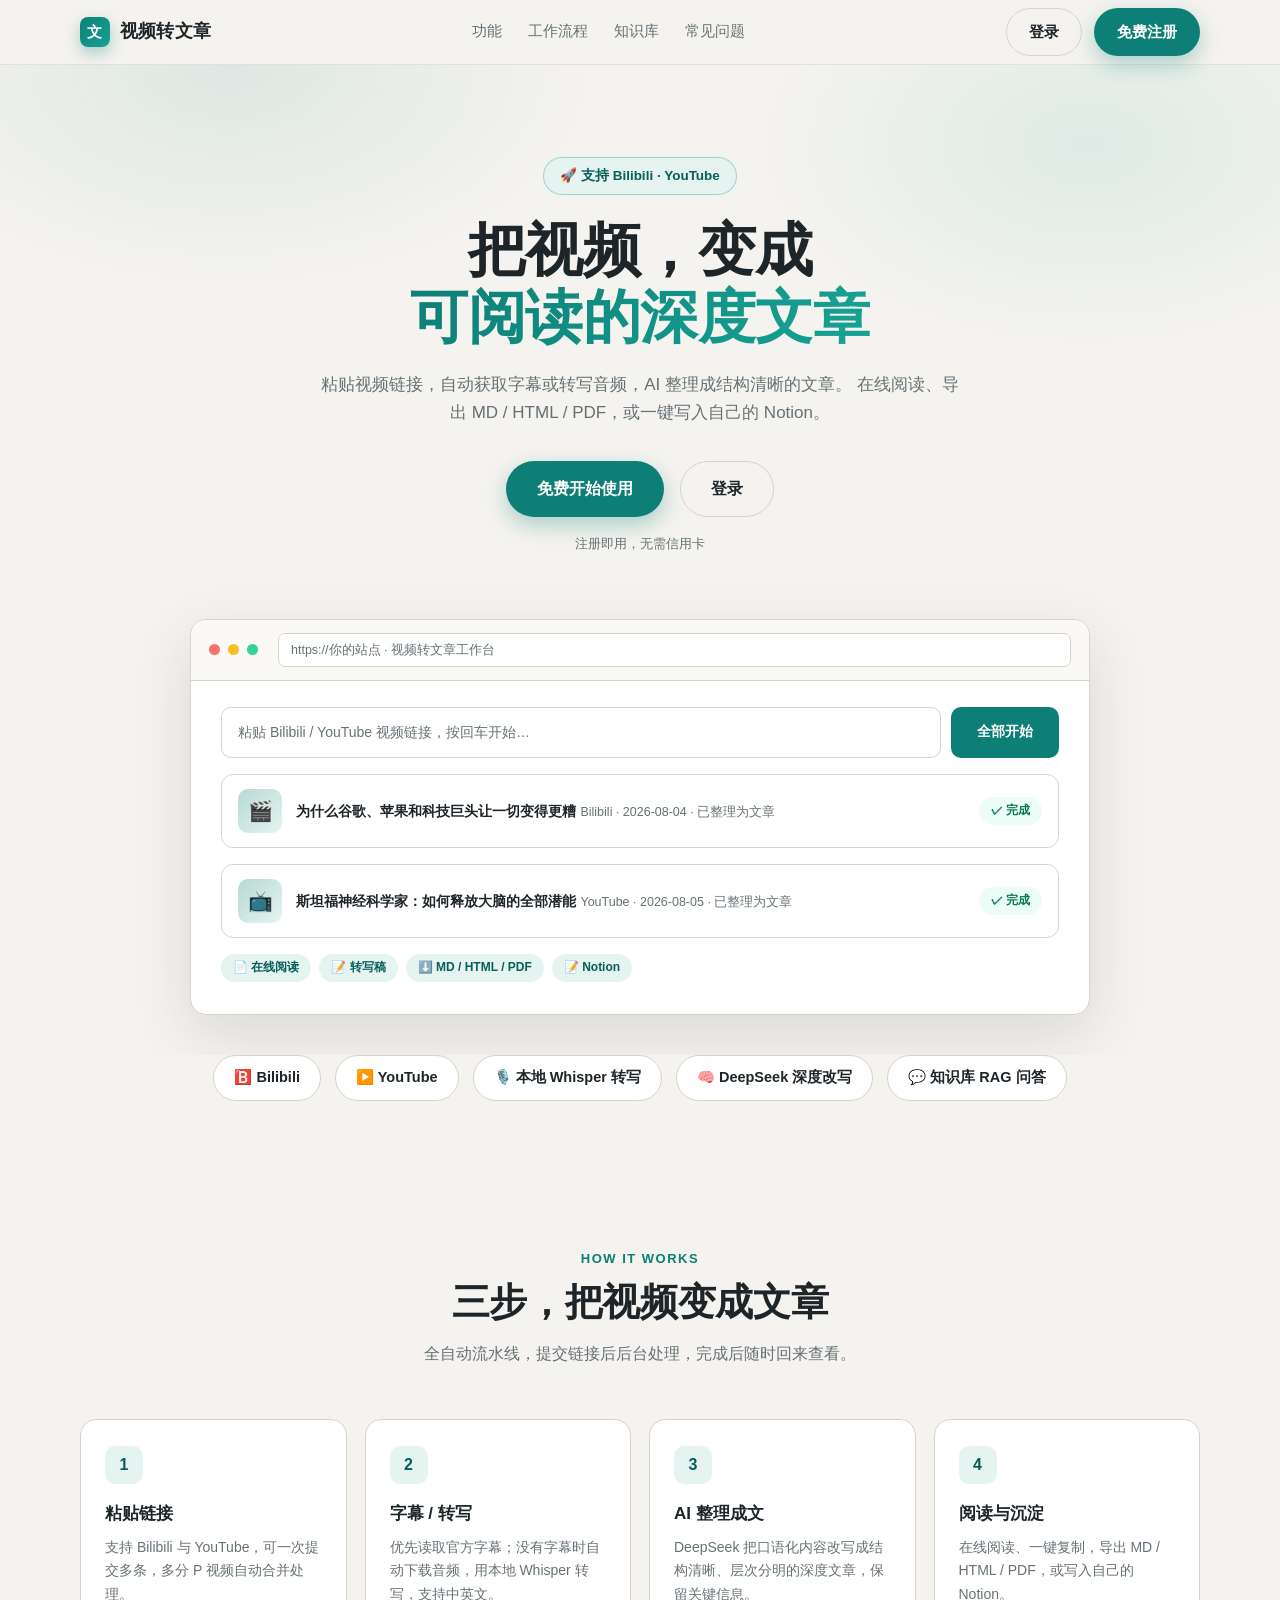
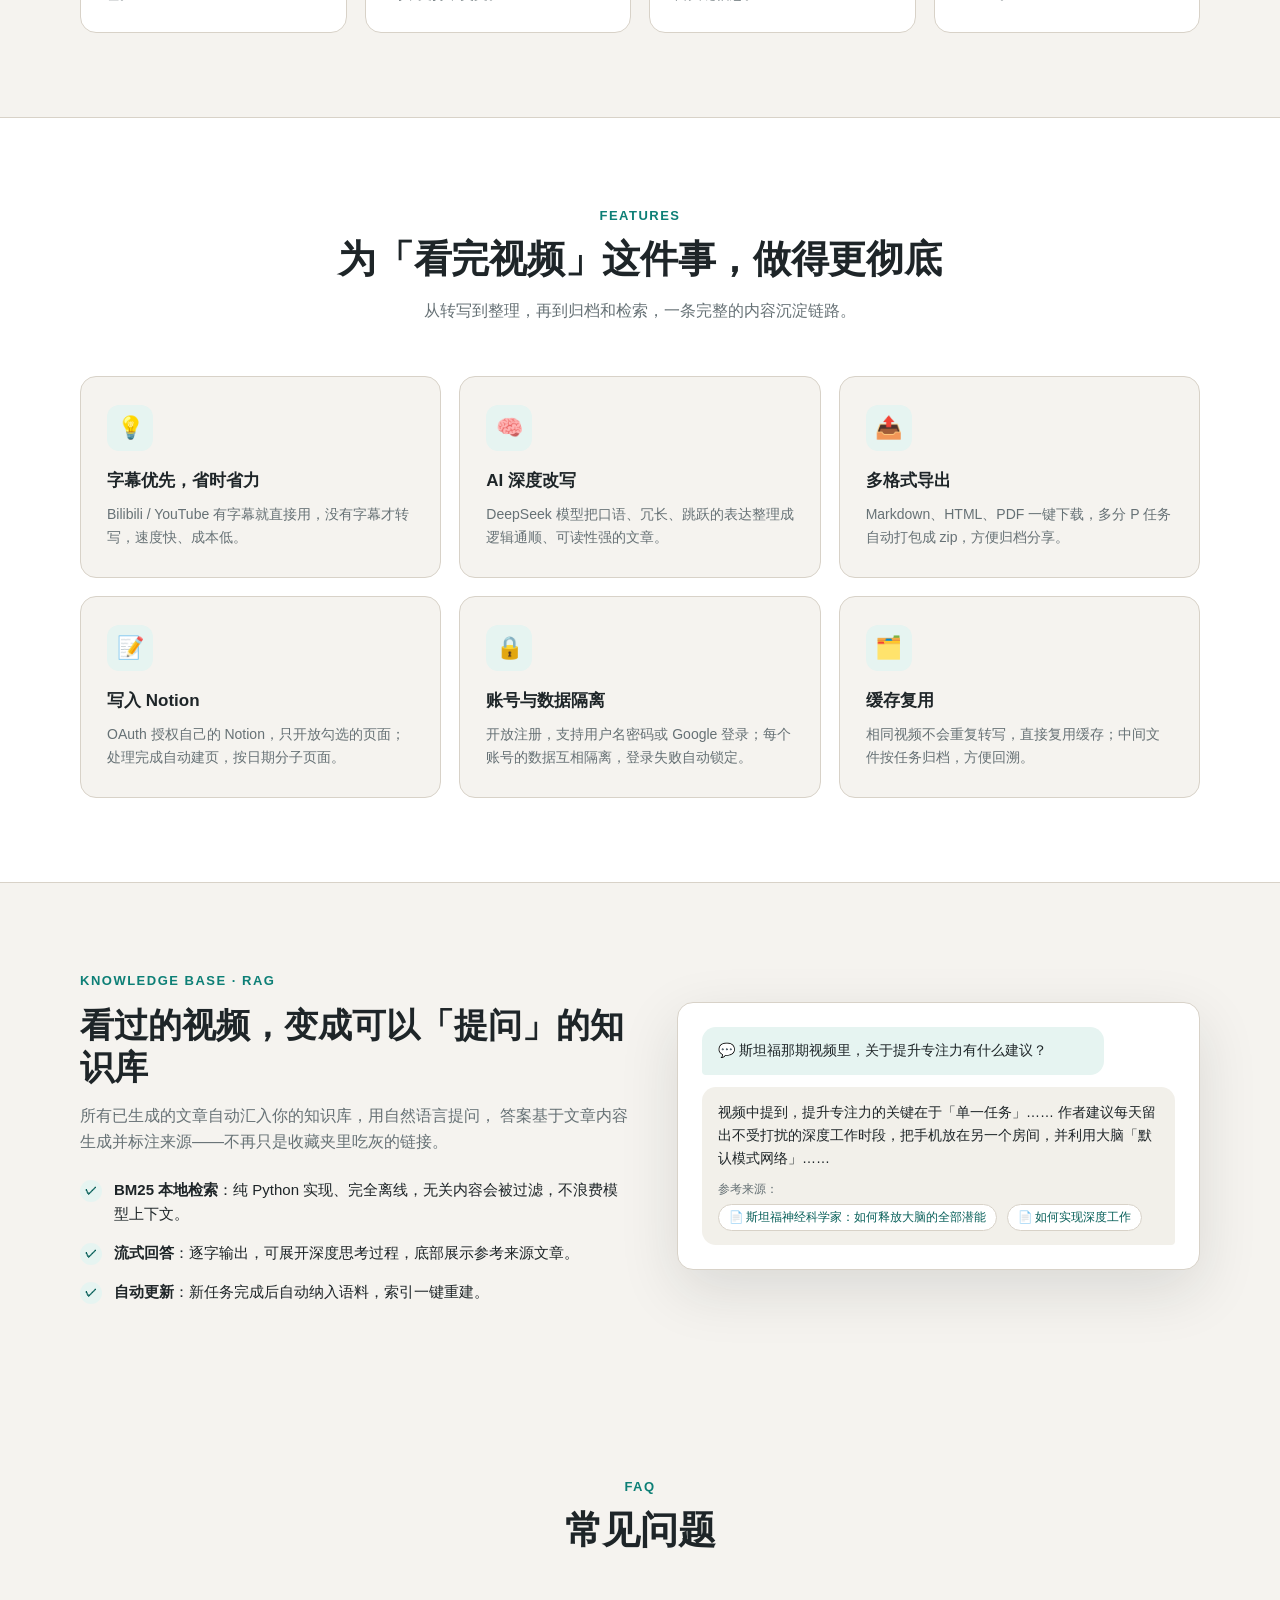
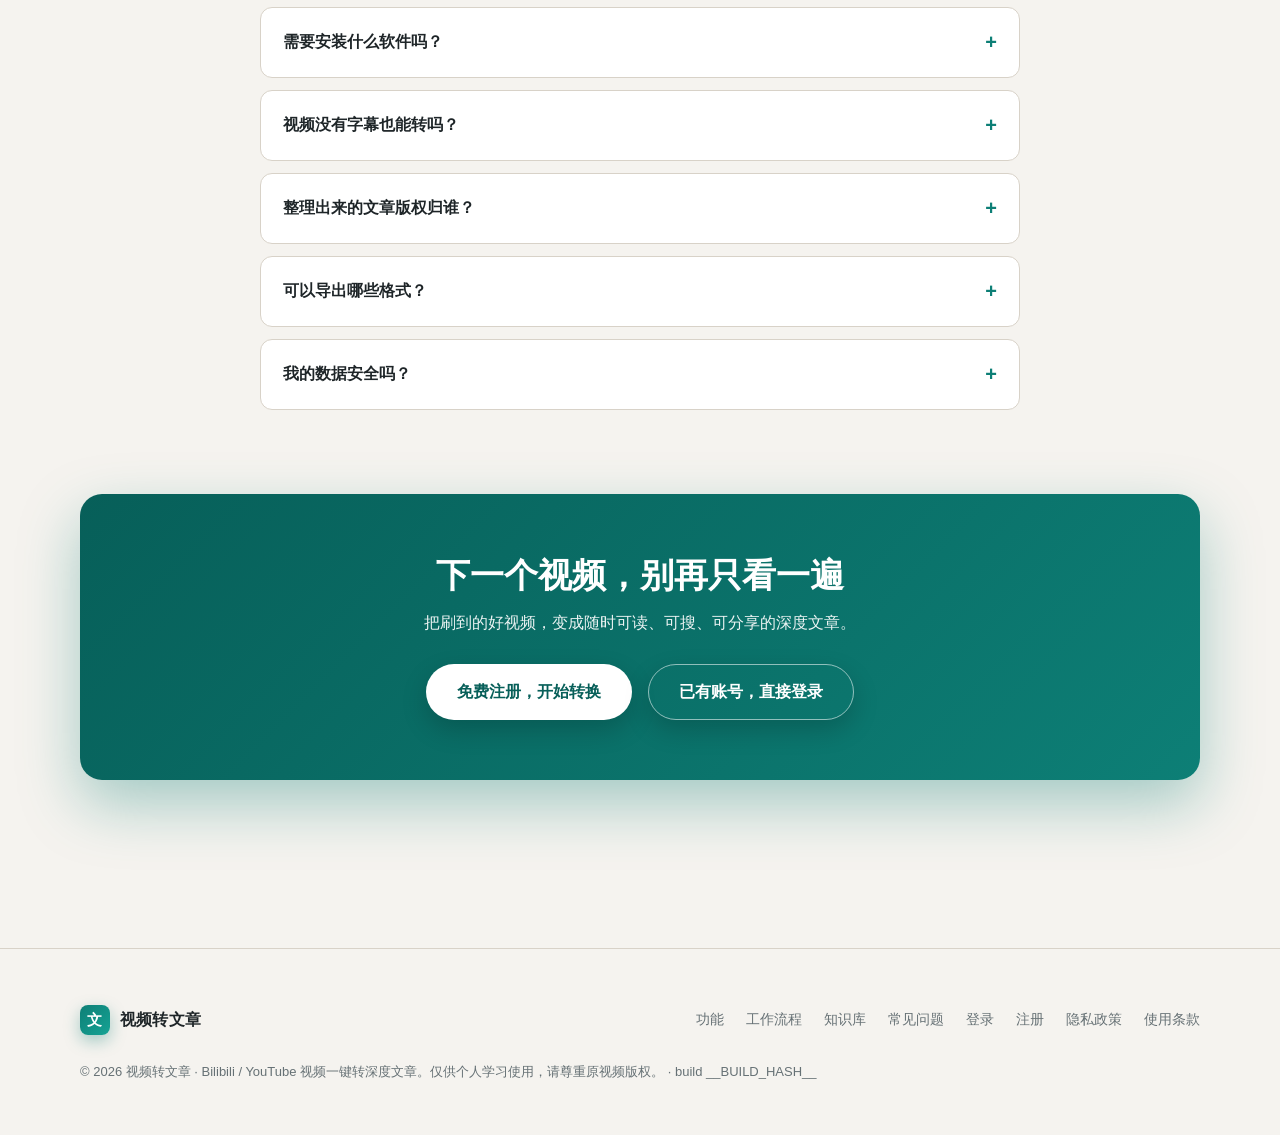
<file: static/landing.html>
<!doctype html>
<html lang="zh-CN">
  <head>
    <meta charset="utf-8" />
    <meta name="viewport" content="width=device-width, initial-scale=1" />
    <meta
      name="description"
      content="视频转文章：粘贴 Bilibili / YouTube 链接，自动获取字幕或转写音频，AI 整理成深度文章。支持在线阅读、导出 MD / HTML / PDF，一键写入 Notion，还能用知识库向全部文章提问。"
    />
    <title>视频转文章 · Bilibili / YouTube 一键转深度文章</title>
    <style>
      :root {
        color-scheme: light;
        --bg: #f5f3ef;
        --text: #1e2528;
        --muted: #667175;
        --line: #d8d2c8;
        --panel: #ffffff;
        --accent: #0d7f76;
        --accent-strong: #075f59;
        --accent-soft: #e6f4f1;
        --danger: #b42318;
        --shadow: 0 20px 60px rgba(28, 32, 34, 0.12);
        --radius: 16px;
      }

      * {
        box-sizing: border-box;
      }

      html {
        scroll-behavior: smooth;
      }

      body {
        margin: 0;
        font-family: "Inter", "SF Pro Display", "PingFang SC", "Hiragino Sans GB",
          "Microsoft YaHei", "Segoe UI", Arial, sans-serif;
        color: var(--text);
        background: var(--bg);
        line-height: 1.65;
        -webkit-font-smoothing: antialiased;
      }

      a {
        color: inherit;
        text-decoration: none;
      }

      .wrap {
        width: min(1120px, calc(100vw - 40px));
        margin: 0 auto;
      }

      /* ── 顶部导航 ─────────────────────────────── */

      .nav {
        position: sticky;
        top: 0;
        z-index: 50;
        background: rgba(245, 243, 239, 0.85);
        backdrop-filter: blur(12px);
        -webkit-backdrop-filter: blur(12px);
        border-bottom: 1px solid rgba(216, 210, 200, 0.6);
      }

      .nav-inner {
        display: flex;
        align-items: center;
        justify-content: space-between;
        height: 64px;
      }

      .brand {
        display: flex;
        align-items: center;
        gap: 10px;
        font-weight: 700;
        font-size: 18px;
        letter-spacing: 0.2px;
      }

      .brand-mark {
        width: 30px;
        height: 30px;
        border-radius: 8px;
        background: linear-gradient(135deg, var(--accent), #16a394);
        color: #fff;
        display: grid;
        place-items: center;
        font-size: 15px;
        box-shadow: 0 6px 16px rgba(13, 127, 118, 0.35);
      }

      .nav-links {
        display: flex;
        align-items: center;
        gap: 26px;
        color: var(--muted);
        font-size: 14.5px;
      }

      .nav-links a:hover {
        color: var(--text);
      }

      .nav-cta {
        display: flex;
        align-items: center;
        gap: 12px;
      }

      .btn {
        display: inline-flex;
        align-items: center;
        justify-content: center;
        gap: 8px;
        border-radius: 999px;
        padding: 11px 22px;
        font-size: 15px;
        font-weight: 600;
        cursor: pointer;
        border: 1px solid transparent;
        transition: transform 0.15s ease, box-shadow 0.2s ease, background 0.2s ease;
        white-space: nowrap;
      }

      .btn:active {
        transform: translateY(1px);
      }

      .btn-primary {
        background: var(--accent);
        color: #fff;
        box-shadow: 0 8px 22px rgba(13, 127, 118, 0.32);
      }

      .btn-primary:hover {
        background: var(--accent-strong);
        box-shadow: 0 10px 26px rgba(13, 127, 118, 0.4);
      }

      .btn-ghost {
        background: transparent;
        border-color: var(--line);
        color: var(--text);
      }

      .btn-ghost:hover {
        border-color: var(--accent);
        color: var(--accent-strong);
      }

      .btn-lg {
        padding: 14px 30px;
        font-size: 16px;
      }

      /* ── Hero ─────────────────────────────────── */

      .hero {
        position: relative;
        overflow: hidden;
        padding: 92px 0 40px;
        text-align: center;
      }

      .hero::before {
        content: "";
        position: absolute;
        inset: 0;
        background:
          radial-gradient(560px 340px at 18% 0%, rgba(13, 127, 118, 0.10), transparent 65%),
          radial-gradient(520px 320px at 85% 8%, rgba(22, 163, 148, 0.10), transparent 65%);
        pointer-events: none;
      }

      .hero-badge {
        display: inline-flex;
        align-items: center;
        gap: 8px;
        border: 1px solid rgba(13, 127, 118, 0.3);
        background: var(--accent-soft);
        color: var(--accent-strong);
        border-radius: 999px;
        padding: 7px 16px;
        font-size: 13.5px;
        font-weight: 600;
      }

      .hero h1 {
        font-size: clamp(34px, 5.4vw, 58px);
        line-height: 1.15;
        letter-spacing: -0.5px;
        margin: 22px auto 0;
        max-width: 820px;
      }

      .hero h1 .hl {
        background: linear-gradient(120deg, var(--accent), #16a394);
        -webkit-background-clip: text;
        background-clip: text;
        color: transparent;
      }

      .hero-sub {
        margin: 20px auto 0;
        max-width: 640px;
        color: var(--muted);
        font-size: 17px;
      }

      .hero-cta {
        margin-top: 34px;
        display: flex;
        align-items: center;
        justify-content: center;
        gap: 16px;
        flex-wrap: wrap;
      }

      .hero-note {
        margin-top: 16px;
        color: var(--muted);
        font-size: 13px;
      }

      /* ── 产品示意（浏览器窗口） ───────────────── */

      .mock {
        margin: 64px auto 0;
        max-width: 900px;
        background: var(--panel);
        border: 1px solid var(--line);
        border-radius: var(--radius);
        box-shadow: var(--shadow);
        text-align: left;
        overflow: hidden;
      }

      .mock-bar {
        display: flex;
        align-items: center;
        gap: 8px;
        padding: 13px 18px;
        border-bottom: 1px solid var(--line);
        background: #faf9f6;
      }

      .mock-dot {
        width: 11px;
        height: 11px;
        border-radius: 50%;
      }

      .mock-dot.r { background: #f87171; }
      .mock-dot.y { background: #fbbf24; }
      .mock-dot.g { background: #34d399; }

      .mock-url {
        margin-left: 12px;
        flex: 1;
        background: #fff;
        border: 1px solid var(--line);
        border-radius: 7px;
        padding: 6px 12px;
        font-size: 12.5px;
        color: var(--muted);
        overflow: hidden;
        text-overflow: ellipsis;
        white-space: nowrap;
      }

      .mock-body {
        padding: 26px 30px 32px;
        display: grid;
        gap: 16px;
      }

      .mock-form {
        display: flex;
        gap: 10px;
      }

      .mock-input {
        flex: 1;
        border: 1px solid var(--line);
        border-radius: 10px;
        padding: 13px 16px;
        font-size: 14px;
        color: var(--muted);
        background: #fff;
      }

      .mock-btn {
        border-radius: 10px;
        background: var(--accent);
        color: #fff;
        border: 0;
        padding: 13px 26px;
        font-size: 14px;
        font-weight: 600;
        cursor: default;
      }

      .mock-job {
        display: flex;
        align-items: center;
        gap: 14px;
        border: 1px solid var(--line);
        border-radius: 12px;
        padding: 14px 16px;
        background: #fff;
      }

      .mock-job .thumb {
        width: 44px;
        height: 44px;
        border-radius: 10px;
        background: linear-gradient(135deg, #b8d9d4, #e6f4f1);
        display: grid;
        place-items: center;
        font-size: 20px;
        flex-shrink: 0;
      }

      .mock-job .meta {
        flex: 1;
        min-width: 0;
      }

      .mock-job .t {
        font-size: 14px;
        font-weight: 600;
        white-space: nowrap;
        overflow: hidden;
        text-overflow: ellipsis;
      }

      .mock-job .s {
        font-size: 12.5px;
        color: var(--muted);
        margin-top: 2px;
      }

      .pill {
        border-radius: 999px;
        padding: 4px 12px;
        font-size: 12px;
        font-weight: 600;
        background: var(--accent-soft);
        color: var(--accent-strong);
        white-space: nowrap;
      }

      .pill.done {
        background: #ecfdf5;
        color: #047857;
      }

      .pill-badges {
        display: flex;
        gap: 8px;
        flex-wrap: wrap;
      }

      /* ── 通用 section ─────────────────────────── */

      .section {
        padding: 84px 0;
      }

      .section-head {
        text-align: center;
        max-width: 640px;
        margin: 0 auto 52px;
      }

      .section-head .kicker {
        display: inline-block;
        font-size: 13px;
        font-weight: 700;
        letter-spacing: 1.5px;
        text-transform: uppercase;
        color: var(--accent);
        margin-bottom: 10px;
      }

      .section-head h2 {
        font-size: clamp(26px, 3.6vw, 38px);
        line-height: 1.25;
        margin: 0;
        letter-spacing: -0.3px;
      }

      .section-head p {
        margin: 14px 0 0;
        color: var(--muted);
        font-size: 16px;
      }

      /* ── 支持平台条 ───────────────────────────── */

      .platforms {
        padding: 0 0 60px;
      }

      .platform-strip {
        display: flex;
        justify-content: center;
        gap: 14px;
        flex-wrap: wrap;
      }

      .platform-chip {
        display: flex;
        align-items: center;
        gap: 8px;
        background: var(--panel);
        border: 1px solid var(--line);
        border-radius: 999px;
        padding: 10px 20px;
        font-size: 14.5px;
        font-weight: 600;
      }

      /* ── 工作流程 ─────────────────────────────── */

      .steps {
        display: grid;
        grid-template-columns: repeat(4, 1fr);
        gap: 18px;
      }

      .step {
        background: var(--panel);
        border: 1px solid var(--line);
        border-radius: var(--radius);
        padding: 26px 24px;
        position: relative;
      }

      .step-num {
        width: 38px;
        height: 38px;
        border-radius: 10px;
        background: var(--accent-soft);
        color: var(--accent-strong);
        font-weight: 700;
        display: grid;
        place-items: center;
        font-size: 16px;
        margin-bottom: 16px;
      }

      .step h3 {
        margin: 0 0 8px;
        font-size: 17px;
      }

      .step p {
        margin: 0;
        color: var(--muted);
        font-size: 14px;
      }

      /* ── 功能特性 ─────────────────────────────── */

      .features {
        background: #fff;
        border-top: 1px solid var(--line);
        border-bottom: 1px solid var(--line);
      }

      .feature-grid {
        display: grid;
        grid-template-columns: repeat(3, 1fr);
        gap: 18px;
      }

      .feature {
        border: 1px solid var(--line);
        border-radius: var(--radius);
        padding: 28px 26px;
        background: var(--bg);
        transition: transform 0.2s ease, box-shadow 0.2s ease;
      }

      .feature:hover {
        transform: translateY(-3px);
        box-shadow: 0 14px 34px rgba(28, 32, 34, 0.1);
      }

      .feature .icon {
        width: 46px;
        height: 46px;
        border-radius: 12px;
        background: var(--accent-soft);
        display: grid;
        place-items: center;
        font-size: 22px;
        margin-bottom: 16px;
      }

      .feature h3 {
        margin: 0 0 8px;
        font-size: 17px;
      }

      .feature p {
        margin: 0;
        color: var(--muted);
        font-size: 14px;
      }

      /* ── 知识库 ───────────────────────────────── */

      .kb {
        display: grid;
        grid-template-columns: 1.05fr 1fr;
        gap: 48px;
        align-items: center;
      }

      .kb-copy .kicker {
        font-size: 13px;
        font-weight: 700;
        letter-spacing: 1.5px;
        text-transform: uppercase;
        color: var(--accent);
      }

      .kb-copy h2 {
        font-size: clamp(24px, 3.2vw, 34px);
        line-height: 1.25;
        margin: 10px 0 14px;
      }

      .kb-copy > p {
        color: var(--muted);
        margin: 0 0 22px;
      }

      .kb-points {
        list-style: none;
        margin: 0;
        padding: 0;
        display: grid;
        gap: 14px;
      }

      .kb-points li {
        display: flex;
        gap: 12px;
        align-items: flex-start;
        font-size: 15px;
      }

      .kb-points .tick {
        width: 22px;
        height: 22px;
        border-radius: 50%;
        background: var(--accent-soft);
        color: var(--accent-strong);
        display: grid;
        place-items: center;
        font-size: 12px;
        font-weight: 700;
        flex-shrink: 0;
        margin-top: 2px;
      }

      /* 知识库对话示意 */
      .kb-card {
        background: var(--panel);
        border: 1px solid var(--line);
        border-radius: var(--radius);
        box-shadow: var(--shadow);
        padding: 24px;
      }

      .chat-q {
        background: var(--accent-soft);
        border-radius: 14px 14px 14px 4px;
        padding: 12px 16px;
        font-size: 14px;
        max-width: 85%;
      }

      .chat-a {
        background: #f2f0ea;
        border-radius: 14px 14px 4px 14px;
        padding: 14px 16px;
        font-size: 14px;
        margin-top: 12px;
      }

      .chat-a .src {
        margin-top: 10px;
        font-size: 12px;
        color: var(--muted);
      }

      .src-tag {
        display: inline-block;
        background: #fff;
        border: 1px solid var(--line);
        border-radius: 999px;
        padding: 3px 10px;
        margin: 4px 6px 0 0;
        font-size: 11.5px;
        color: var(--accent-strong);
      }

      /* ── FAQ ──────────────────────────────────── */

      .faq-list {
        max-width: 760px;
        margin: 0 auto;
        display: grid;
        gap: 12px;
      }

      details.faq {
        background: var(--panel);
        border: 1px solid var(--line);
        border-radius: 12px;
        padding: 18px 22px;
      }

      details.faq summary {
        cursor: pointer;
        font-weight: 600;
        font-size: 15.5px;
        list-style: none;
        display: flex;
        justify-content: space-between;
        align-items: center;
        gap: 12px;
      }

      details.faq summary::-webkit-details-marker {
        display: none;
      }

      details.faq summary::after {
        content: "+";
        font-size: 20px;
        color: var(--accent);
        transition: transform 0.2s ease;
      }

      details.faq[open] summary::after {
        transform: rotate(45deg);
      }

      details.faq .a {
        margin: 12px 0 0;
        color: var(--muted);
        font-size: 14.5px;
      }

      /* ── CTA ──────────────────────────────────── */

      .cta-band {
        background: linear-gradient(135deg, var(--accent-strong), var(--accent));
        color: #fff;
        border-radius: 22px;
        padding: 60px 40px;
        text-align: center;
        box-shadow: 0 24px 60px rgba(13, 127, 118, 0.35);
      }

      .cta-band h2 {
        margin: 0;
        font-size: clamp(24px, 3.4vw, 34px);
        line-height: 1.25;
      }

      .cta-band p {
        margin: 14px auto 28px;
        max-width: 520px;
        opacity: 0.92;
        font-size: 15.5px;
      }

      .cta-band .btn {
        background: #fff;
        color: var(--accent-strong);
        box-shadow: 0 10px 26px rgba(0, 0, 0, 0.18);
      }

      .cta-band .btn:hover {
        background: var(--accent-soft);
      }

      .cta-band .btn-ghost-w {
        background: transparent;
        border-color: rgba(255, 255, 255, 0.55);
        color: #fff;
      }

      .cta-band .btn-ghost-w:hover {
        border-color: #fff;
        background: rgba(255, 255, 255, 0.1);
      }

      /* ── Footer ───────────────────────────────── */

      .footer {
        padding: 56px 0 40px;
        border-top: 1px solid var(--line);
        margin-top: 84px;
      }

      .footer-inner {
        display: flex;
        justify-content: space-between;
        align-items: center;
        gap: 20px;
        flex-wrap: wrap;
      }

      .footer .brand {
        font-size: 16px;
      }

      .footer-links {
        display: flex;
        gap: 22px;
        color: var(--muted);
        font-size: 14px;
      }

      .footer-links a:hover {
        color: var(--accent-strong);
      }

      .footer-copy {
        margin-top: 26px;
        color: var(--muted);
        font-size: 13px;
      }

      /* ── 响应式 ───────────────────────────────── */

      @media (max-width: 960px) {
        .steps {
          grid-template-columns: repeat(2, 1fr);
        }

        .feature-grid {
          grid-template-columns: repeat(2, 1fr);
        }

        .kb {
          grid-template-columns: 1fr;
          gap: 32px;
        }
      }

      @media (max-width: 720px) {
        .nav-links {
          display: none;
        }

        .hide-mobile {
          display: none;
        }

        .hero {
          padding-top: 60px;
        }

        .steps,
        .feature-grid {
          grid-template-columns: 1fr;
        }

        .section {
          padding: 64px 0;
        }

        .mock-form {
          flex-direction: column;
        }

        .mock-btn {
          width: 100%;
        }

        .cta-band {
          padding: 44px 24px;
        }
      }
    </style>
  </head>
  <body>
    <!-- 顶部导航 -->
    <header class="nav">
      <div class="wrap nav-inner">
        <a class="brand" href="/">
          <span class="brand-mark">文</span>
          <span>视频转文章</span>
        </a>
        <nav class="nav-links">
          <a href="#features">功能</a>
          <a href="#how">工作流程</a>
          <a href="#kb">知识库</a>
          <a href="#faq">常见问题</a>
        </nav>
        <div class="nav-cta">
          <a class="btn btn-ghost" href="/login">登录</a>
          <a class="btn btn-primary" href="/register">免费注册</a>
        </div>
      </div>
    </header>

    <!-- Hero -->
    <section class="hero">
      <div class="wrap">
        <span class="hero-badge">🚀 支持 Bilibili · YouTube</span>
        <h1>
          把视频，变成<br class="hide-mobile" />
          <span class="hl">可阅读的深度文章</span>
        </h1>
        <p class="hero-sub">
          粘贴视频链接，自动获取字幕或转写音频，AI 整理成结构清晰的文章。
          在线阅读、导出 MD / HTML / PDF，或一键写入自己的 Notion。
        </p>
        <div class="hero-cta">
          <a class="btn btn-primary btn-lg" href="/register">免费开始使用</a>
          <a class="btn btn-ghost btn-lg" href="/login">登录</a>
        </div>
        <p class="hero-note">注册即用，无需信用卡</p>

        <!-- 产品示意 -->
        <div class="mock">
          <div class="mock-bar">
            <span class="mock-dot r"></span>
            <span class="mock-dot y"></span>
            <span class="mock-dot g"></span>
            <span class="mock-url">https://你的站点 · 视频转文章工作台</span>
          </div>
          <div class="mock-body">
            <div class="mock-form">
              <span class="mock-input">粘贴 Bilibili / YouTube 视频链接，按回车开始…</span>
              <span class="mock-btn">全部开始</span>
            </div>
            <div class="mock-job">
              <span class="thumb">🎬</span>
              <span class="meta">
                <span class="t">为什么谷歌、苹果和科技巨头让一切变得更糟</span>
                <span class="s">Bilibili · 2026-08-04 · 已整理为文章</span>
              </span>
              <span class="pill done">✓ 完成</span>
            </div>
            <div class="mock-job">
              <span class="thumb">📺</span>
              <span class="meta">
                <span class="t">斯坦福神经科学家：如何释放大脑的全部潜能</span>
                <span class="s">YouTube · 2026-08-05 · 已整理为文章</span>
              </span>
              <span class="pill done">✓ 完成</span>
            </div>
            <div class="pill-badges">
              <span class="pill">📄 在线阅读</span>
              <span class="pill">📝 转写稿</span>
              <span class="pill">⬇️ MD / HTML / PDF</span>
              <span class="pill">📝 Notion</span>
            </div>
          </div>
        </div>
      </div>
    </section>

    <!-- 支持平台 -->
    <section class="platforms">
      <div class="wrap platform-strip">
        <span class="platform-chip">🅱️ Bilibili</span>
        <span class="platform-chip">▶️ YouTube</span>
        <span class="platform-chip">🎙️ 本地 Whisper 转写</span>
        <span class="platform-chip">🧠 DeepSeek 深度改写</span>
        <span class="platform-chip">💬 知识库 RAG 问答</span>
      </div>
    </section>

    <!-- 工作流程 -->
    <section class="section" id="how">
      <div class="wrap">
        <div class="section-head">
          <span class="kicker">How it works</span>
          <h2>三步，把视频变成文章</h2>
          <p>全自动流水线，提交链接后后台处理，完成后随时回来查看。</p>
        </div>
        <div class="steps">
          <div class="step">
            <div class="step-num">1</div>
            <h3>粘贴链接</h3>
            <p>支持 Bilibili 与 YouTube，可一次提交多条，多分 P 视频自动合并处理。</p>
          </div>
          <div class="step">
            <div class="step-num">2</div>
            <h3>字幕 / 转写</h3>
            <p>优先读取官方字幕；没有字幕时自动下载音频，用本地 Whisper 转写，支持中英文。</p>
          </div>
          <div class="step">
            <div class="step-num">3</div>
            <h3>AI 整理成文</h3>
            <p>DeepSeek 把口语化内容改写成结构清晰、层次分明的深度文章，保留关键信息。</p>
          </div>
          <div class="step">
            <div class="step-num">4</div>
            <h3>阅读与沉淀</h3>
            <p>在线阅读、一键复制，导出 MD / HTML / PDF，或写入自己的 Notion。</p>
          </div>
        </div>
      </div>
    </section>

    <!-- 功能特性 -->
    <section class="section features" id="features">
      <div class="wrap">
        <div class="section-head">
          <span class="kicker">Features</span>
          <h2>为「看完视频」这件事，做得更彻底</h2>
          <p>从转写到整理，再到归档和检索，一条完整的内容沉淀链路。</p>
        </div>
        <div class="feature-grid">
          <div class="feature">
            <div class="icon">💡</div>
            <h3>字幕优先，省时省力</h3>
            <p>Bilibili / YouTube 有字幕就直接用，没有字幕才转写，速度快、成本低。</p>
          </div>
          <div class="feature">
            <div class="icon">🧠</div>
            <h3>AI 深度改写</h3>
            <p>DeepSeek 模型把口语、冗长、跳跃的表达整理成逻辑通顺、可读性强的文章。</p>
          </div>
          <div class="feature">
            <div class="icon">📤</div>
            <h3>多格式导出</h3>
            <p>Markdown、HTML、PDF 一键下载，多分 P 任务自动打包成 zip，方便归档分享。</p>
          </div>
          <div class="feature">
            <div class="icon">📝</div>
            <h3>写入 Notion</h3>
            <p>OAuth 授权自己的 Notion，只开放勾选的页面；处理完成自动建页，按日期分子页面。</p>
          </div>
          <div class="feature">
            <div class="icon">🔒</div>
            <h3>账号与数据隔离</h3>
            <p>开放注册，支持用户名密码或 Google 登录；每个账号的数据互相隔离，登录失败自动锁定。</p>
          </div>
          <div class="feature">
            <div class="icon">🗂️</div>
            <h3>缓存复用</h3>
            <p>相同视频不会重复转写，直接复用缓存；中间文件按任务归档，方便回溯。</p>
          </div>
        </div>
      </div>
    </section>

    <!-- 知识库 -->
    <section class="section" id="kb">
      <div class="wrap kb">
        <div class="kb-copy">
          <span class="kicker">Knowledge Base · RAG</span>
          <h2>看过的视频，变成可以「提问」的知识库</h2>
          <p>
            所有已生成的文章自动汇入你的知识库，用自然语言提问，
            答案基于文章内容生成并标注来源——不再只是收藏夹里吃灰的链接。
          </p>
          <ul class="kb-points">
            <li>
              <span class="tick">✓</span>
              <span><strong>BM25 本地检索</strong>：纯 Python 实现、完全离线，无关内容会被过滤，不浪费模型上下文。</span>
            </li>
            <li>
              <span class="tick">✓</span>
              <span><strong>流式回答</strong>：逐字输出，可展开深度思考过程，底部展示参考来源文章。</span>
            </li>
            <li>
              <span class="tick">✓</span>
              <span><strong>自动更新</strong>：新任务完成后自动纳入语料，索引一键重建。</span>
            </li>
          </ul>
        </div>
        <div class="kb-card">
          <div class="chat-q">💬 斯坦福那期视频里，关于提升专注力有什么建议？</div>
          <div class="chat-a">
            视频中提到，提升专注力的关键在于「单一任务」……
            作者建议每天留出不受打扰的深度工作时段，把手机放在另一个房间，并利用大脑「默认模式网络」……
            <div class="src">参考来源：</div>
            <span class="src-tag">📄 斯坦福神经科学家：如何释放大脑的全部潜能</span>
            <span class="src-tag">📄 如何实现深度工作</span>
          </div>
        </div>
      </div>
    </section>

    <!-- FAQ -->
    <section class="section" id="faq">
      <div class="wrap">
        <div class="section-head">
          <span class="kicker">FAQ</span>
          <h2>常见问题</h2>
        </div>
        <div class="faq-list">
          <details class="faq">
            <summary>需要安装什么软件吗？</summary>
            <p class="a">
              不需要。这是网页服务，注册登录后直接在浏览器里提交链接即可。
              服务器端已经配置好转写与 AI 整理所需的一切。
            </p>
          </details>
          <details class="faq">
            <summary>视频没有字幕也能转吗？</summary>
            <p class="a">
              可以。没有字幕时系统会自动下载音频，用本地 Whisper 模型转写，支持中英文。
              视频越大转写越慢，处理过程在后台进行，完成后会通知你。
            </p>
          </details>
          <details class="faq">
            <summary>整理出来的文章版权归谁？</summary>
            <p class="a">
              文章由你自己的账号生成、只属于你。建议仅用于个人学习、笔记与总结；
              转载或商用请遵守原视频的版权规定。
            </p>
          </details>
          <details class="faq">
            <summary>可以导出哪些格式？</summary>
            <p class="a">
              支持 Markdown、HTML、PDF 三种格式下载，多分 P 任务会自动打包为 zip；
              也可以一键写入你自己连接的 Notion 页面。
            </p>
          </details>
          <details class="faq">
            <summary>我的数据安全吗？</summary>
            <p class="a">
              每个账号的数据互相隔离，只有你自己能看到自己的任务与文章；
              支持用户名密码或 Google 登录，密码登录失败 5 次会自动锁定 15 分钟。
            </p>
          </details>
        </div>
      </div>
    </section>

    <!-- CTA -->
    <section class="section" style="padding-top: 0">
      <div class="wrap">
        <div class="cta-band">
          <h2>下一个视频，别再只看一遍</h2>
          <p>把刷到的好视频，变成随时可读、可搜、可分享的深度文章。</p>
          <div class="hero-cta" style="margin-top: 0">
            <a class="btn btn-lg" href="/register">免费注册，开始转换</a>
            <a class="btn btn-ghost-w btn-lg" href="/login">已有账号，直接登录</a>
          </div>
        </div>
      </div>
    </section>

    <!-- Footer -->
    <footer class="footer">
      <div class="wrap">
        <div class="footer-inner">
          <a class="brand" href="/">
            <span class="brand-mark">文</span>
            <span>视频转文章</span>
          </a>
          <nav class="footer-links">
            <a href="#features">功能</a>
            <a href="#how">工作流程</a>
            <a href="#kb">知识库</a>
            <a href="#faq">常见问题</a>
            <a href="/login">登录</a>
            <a href="/register">注册</a>
            <a href="/privacy">隐私政策</a>
            <a href="/terms">使用条款</a>
          </nav>
        </div>
        <p class="footer-copy">
          © 2026 视频转文章 · Bilibili / YouTube 视频一键转深度文章。仅供个人学习使用，请尊重原视频版权。 · build __BUILD_HASH__
        </p>
      </div>
    </footer>
  </body>
</html>
</file>
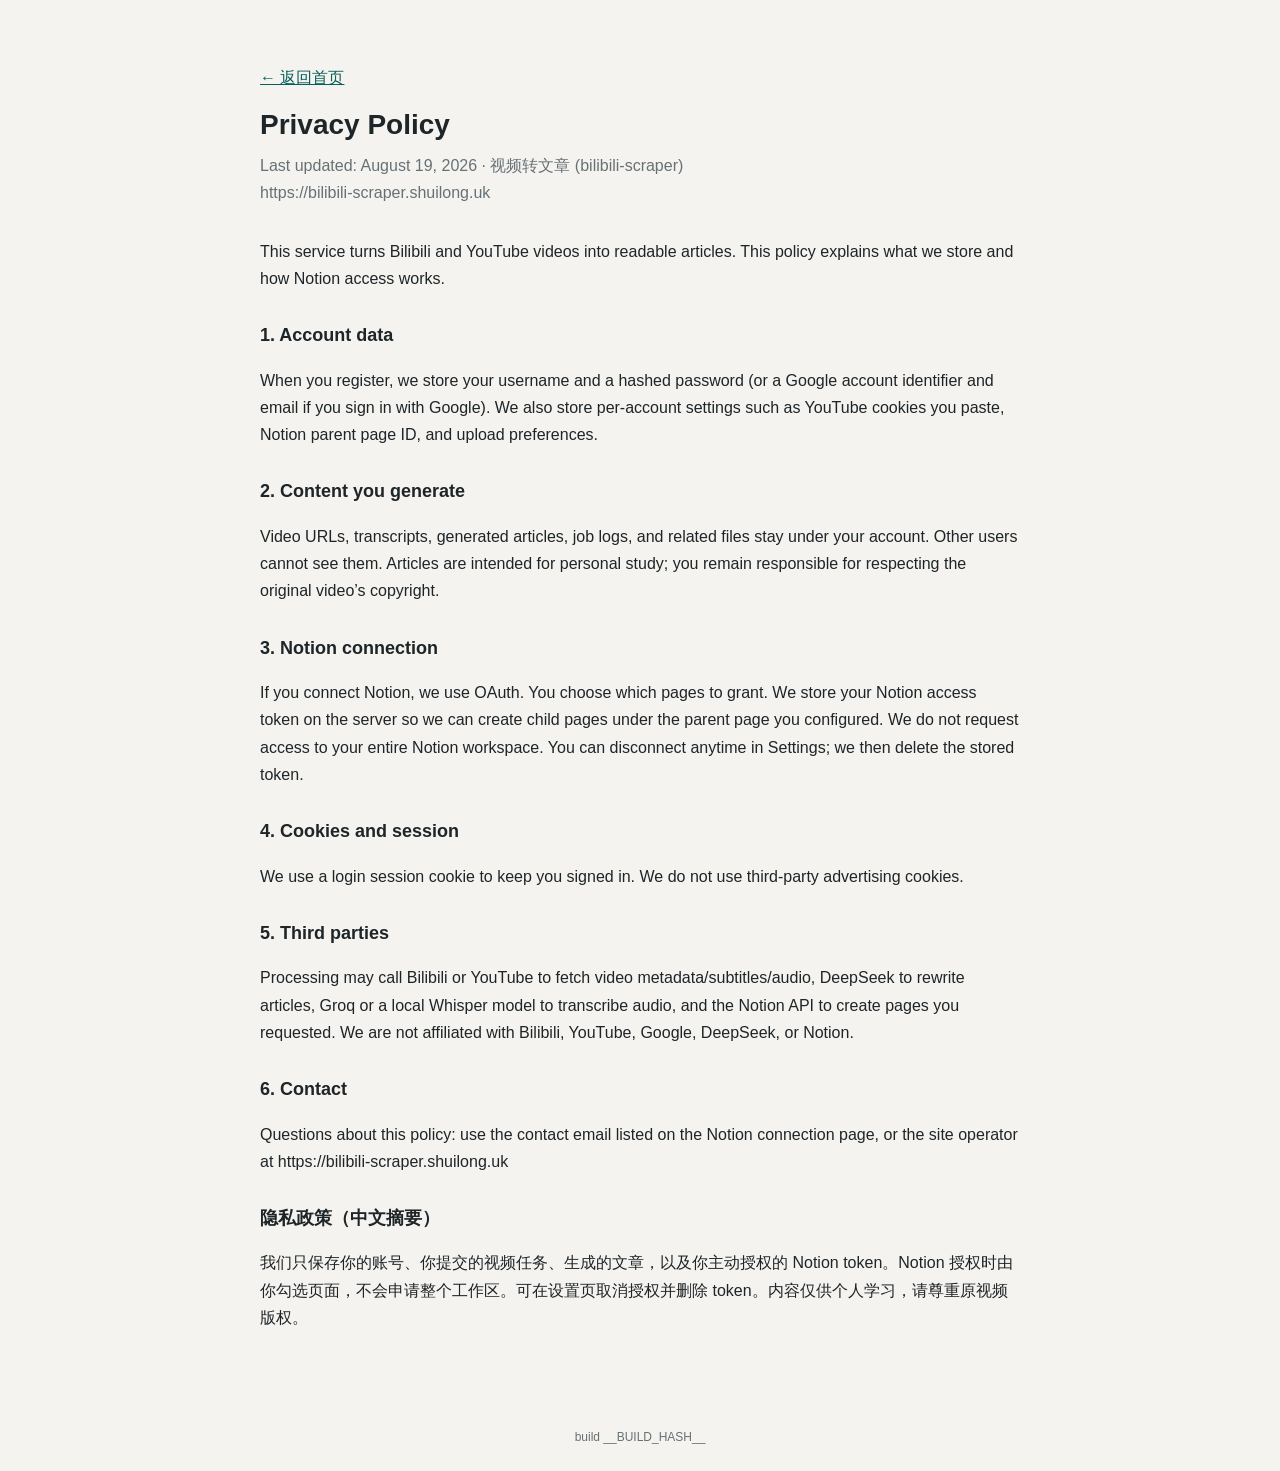
<file: static/privacy.html>
<!doctype html>
<html lang="zh-CN">
  <head>
    <meta charset="utf-8" />
    <meta name="viewport" content="width=device-width, initial-scale=1" />
    <title>Privacy Policy · 视频转文章</title>
    <style>
      body { margin: 0; font-family: "Inter", "PingFang SC", "Hiragino Sans GB", sans-serif;
             color: #1e2528; background: #f5f3ef; line-height: 1.7; }
      .wrap { width: min(760px, calc(100vw - 40px)); margin: 0 auto; padding: 48px 0 80px; }
      a { color: #075f59; }
      h1 { font-size: 28px; line-height: 1.3; margin: 0 0 8px; }
      .meta { color: #667175; margin: 0 0 32px; }
      h2 { font-size: 18px; margin: 28px 0 8px; }
      p, li { color: #1e2528; }
      ul { padding-left: 1.2em; }
      .build-info { text-align: center; color: #667175; font-size: 12px; margin: 0 0 24px; }
    </style>
  </head>
  <body>
    <main class="wrap">
      <p><a href="/">← 返回首页</a></p>
      <h1>Privacy Policy</h1>
      <p class="meta">Last updated: August 19, 2026 · 视频转文章 (bilibili-scraper)<br />
        https://bilibili-scraper.shuilong.uk</p>

      <p>This service turns Bilibili and YouTube videos into readable articles. This policy explains what we store and how Notion access works.</p>

      <h2>1. Account data</h2>
      <p>When you register, we store your username and a hashed password (or a Google account identifier and email if you sign in with Google). We also store per-account settings such as YouTube cookies you paste, Notion parent page ID, and upload preferences.</p>

      <h2>2. Content you generate</h2>
      <p>Video URLs, transcripts, generated articles, job logs, and related files stay under your account. Other users cannot see them. Articles are intended for personal study; you remain responsible for respecting the original video’s copyright.</p>

      <h2>3. Notion connection</h2>
      <p>If you connect Notion, we use OAuth. You choose which pages to grant. We store your Notion access token on the server so we can create child pages under the parent page you configured. We do not request access to your entire Notion workspace. You can disconnect anytime in Settings; we then delete the stored token.</p>

      <h2>4. Cookies and session</h2>
      <p>We use a login session cookie to keep you signed in. We do not use third-party advertising cookies.</p>

      <h2>5. Third parties</h2>
      <p>Processing may call Bilibili or YouTube to fetch video metadata/subtitles/audio, DeepSeek to rewrite articles, Groq or a local Whisper model to transcribe audio, and the Notion API to create pages you requested. We are not affiliated with Bilibili, YouTube, Google, DeepSeek, or Notion.</p>

      <h2>6. Contact</h2>
      <p>Questions about this policy: use the contact email listed on the Notion connection page, or the site operator at https://bilibili-scraper.shuilong.uk</p>

      <h2>隐私政策（中文摘要）</h2>
      <p>我们只保存你的账号、你提交的视频任务、生成的文章，以及你主动授权的 Notion token。Notion 授权时由你勾选页面，不会申请整个工作区。可在设置页取消授权并删除 token。内容仅供个人学习，请尊重原视频版权。</p>
    </main>
    <p class="build-info">build __BUILD_HASH__</p>
  </body>
</html>
</file>
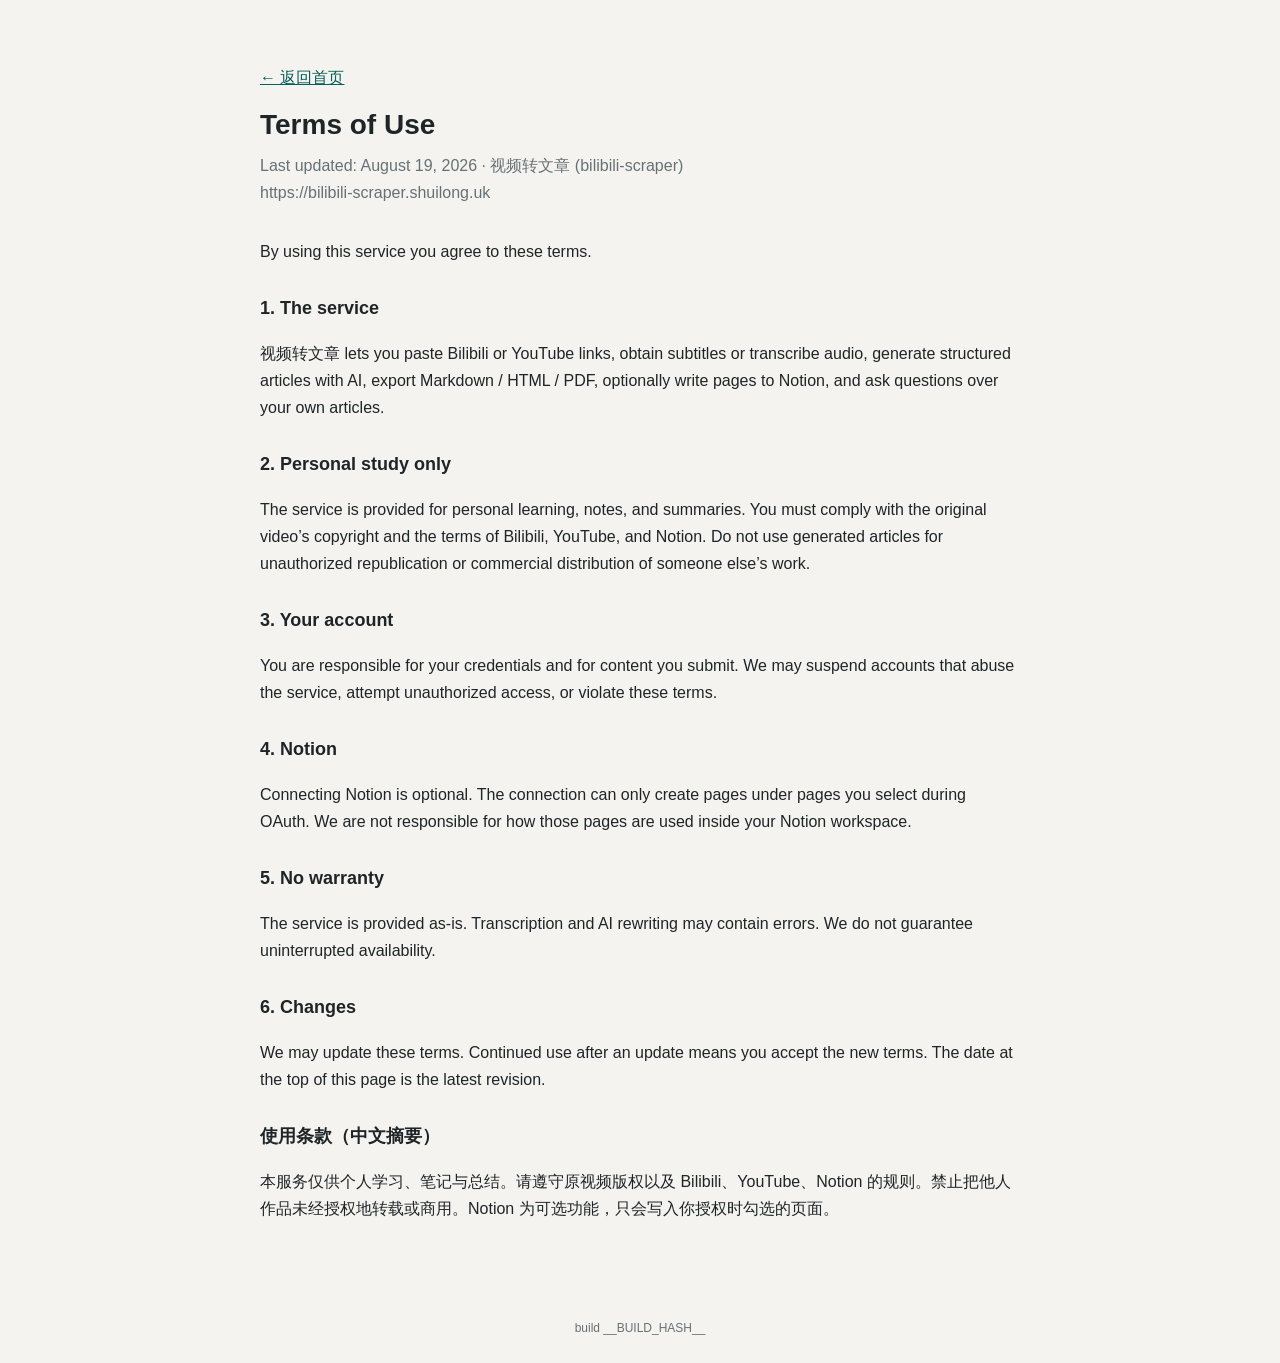
<file: static/terms.html>
<!doctype html>
<html lang="zh-CN">
  <head>
    <meta charset="utf-8" />
    <meta name="viewport" content="width=device-width, initial-scale=1" />
    <title>Terms of Use · 视频转文章</title>
    <style>
      body { margin: 0; font-family: "Inter", "PingFang SC", "Hiragino Sans GB", sans-serif;
             color: #1e2528; background: #f5f3ef; line-height: 1.7; }
      .wrap { width: min(760px, calc(100vw - 40px)); margin: 0 auto; padding: 48px 0 80px; }
      a { color: #075f59; }
      h1 { font-size: 28px; line-height: 1.3; margin: 0 0 8px; }
      .meta { color: #667175; margin: 0 0 32px; }
      h2 { font-size: 18px; margin: 28px 0 8px; }
      p, li { color: #1e2528; }
      ul { padding-left: 1.2em; }
      .build-info { text-align: center; color: #667175; font-size: 12px; margin: 0 0 24px; }
    </style>
  </head>
  <body>
    <main class="wrap">
      <p><a href="/">← 返回首页</a></p>
      <h1>Terms of Use</h1>
      <p class="meta">Last updated: August 19, 2026 · 视频转文章 (bilibili-scraper)<br />
        https://bilibili-scraper.shuilong.uk</p>

      <p>By using this service you agree to these terms.</p>

      <h2>1. The service</h2>
      <p>视频转文章 lets you paste Bilibili or YouTube links, obtain subtitles or transcribe audio, generate structured articles with AI, export Markdown / HTML / PDF, optionally write pages to Notion, and ask questions over your own articles.</p>

      <h2>2. Personal study only</h2>
      <p>The service is provided for personal learning, notes, and summaries. You must comply with the original video’s copyright and the terms of Bilibili, YouTube, and Notion. Do not use generated articles for unauthorized republication or commercial distribution of someone else’s work.</p>

      <h2>3. Your account</h2>
      <p>You are responsible for your credentials and for content you submit. We may suspend accounts that abuse the service, attempt unauthorized access, or violate these terms.</p>

      <h2>4. Notion</h2>
      <p>Connecting Notion is optional. The connection can only create pages under pages you select during OAuth. We are not responsible for how those pages are used inside your Notion workspace.</p>

      <h2>5. No warranty</h2>
      <p>The service is provided as-is. Transcription and AI rewriting may contain errors. We do not guarantee uninterrupted availability.</p>

      <h2>6. Changes</h2>
      <p>We may update these terms. Continued use after an update means you accept the new terms. The date at the top of this page is the latest revision.</p>

      <h2>使用条款（中文摘要）</h2>
      <p>本服务仅供个人学习、笔记与总结。请遵守原视频版权以及 Bilibili、YouTube、Notion 的规则。禁止把他人作品未经授权地转载或商用。Notion 为可选功能，只会写入你授权时勾选的页面。</p>
    </main>
    <p class="build-info">build __BUILD_HASH__</p>
  </body>
</html>
</file>
